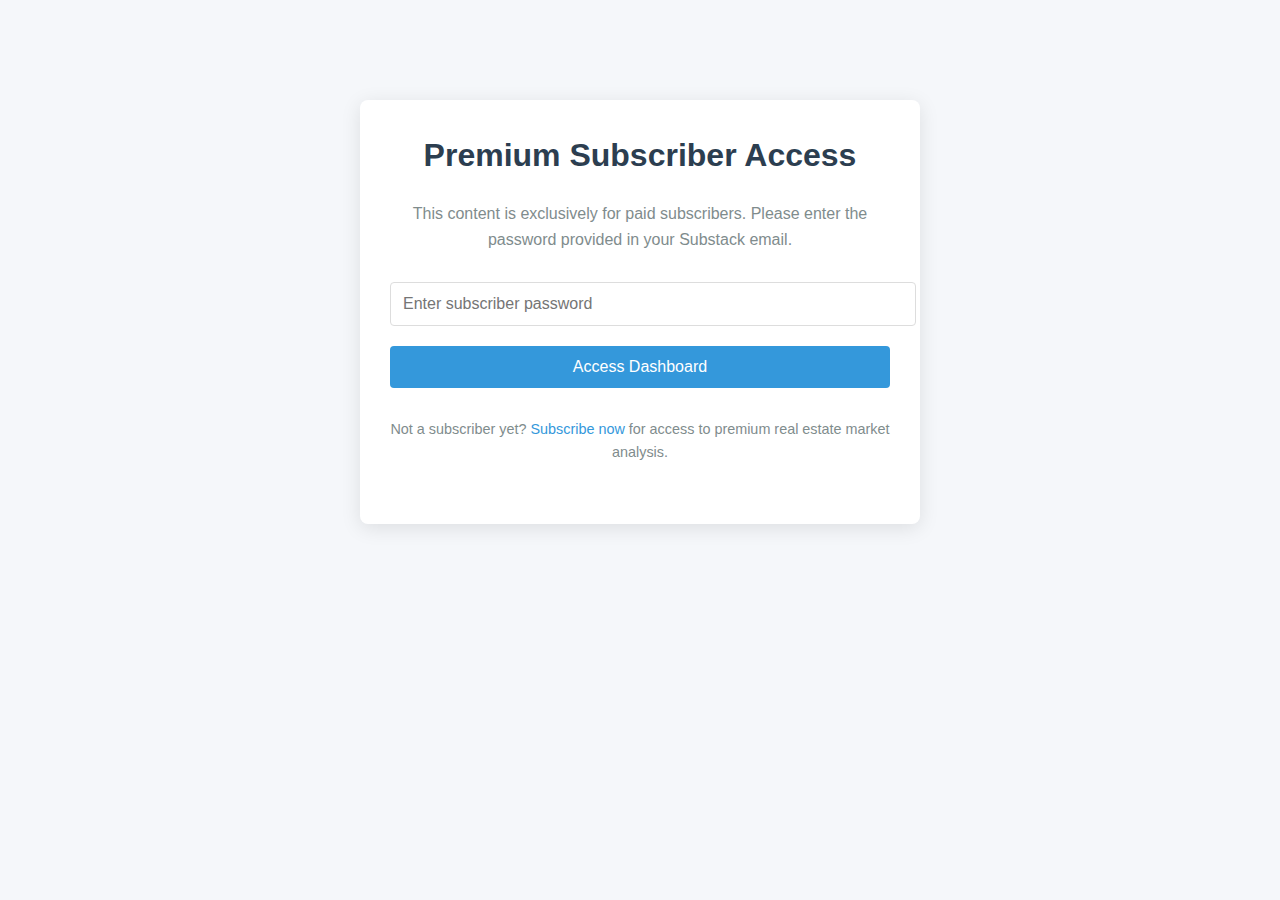
<file: index.html>
<!DOCTYPE html>
<html lang="en">
<head>
    <meta charset="UTF-8">
    <meta name="viewport" content="width=device-width, initial-scale=1.0">
    <title>2025 Real Estate Risk Dashboard</title>
    <link rel="stylesheet" href="https://cdnjs.cloudflare.com/ajax/libs/font-awesome/6.0.0-beta3/css/all.min.css">
    <style>
        body {
            font-family: 'Segoe UI', Tahoma, Geneva, Verdana, sans-serif;
            line-height: 1.6;
            color: #333;
            margin: 0;
            padding: 0;
            background-color: #f5f7fa;
        }
        
        .container {
            max-width: 1200px;
            margin: 0 auto;
            padding: 20px;
        }
        
        header {
            background-color: #fff;
            padding: 20px;
            border-radius: 8px;
            box-shadow: 0 2px 10px rgba(0, 0, 0, 0.05);
            margin-bottom: 30px;
            border-bottom: 3px solid #2c3e50;
        }
        
        h1 {
            color: #2c3e50;
            margin: 0;
            font-size: 2rem;
        }
        
        .subtitle {
            color: #7f8c8d;
            margin-top: 10px;
            font-size: 1.1rem;
        }
        
        nav {
            background-color: #fff;
            padding: 15px 20px;
            border-radius: 8px;
            box-shadow: 0 2px 10px rgba(0, 0, 0, 0.05);
            margin-bottom: 30px;
        }
        
        nav ul {
            display: flex;
            list-style: none;
            padding: 0;
            margin: 0;
        }
        
        nav ul li {
            margin-right: 25px;
        }
        
        nav ul li a {
            text-decoration: none;
            color: #34495e;
            font-weight: 500;
            font-size: 1rem;
            position: relative;
            padding-bottom: 5px;
        }
        
        nav ul li a:hover {
            color: #3498db;
        }
        
        nav ul li a::after {
            content: '';
            position: absolute;
            width: 0;
            height: 2px;
            bottom: 0;
            left: 0;
            background-color: #3498db;
            transition: width 0.3s;
        }
        
        nav ul li a:hover::after {
            width: 100%;
        }
        
        .visualization {
            background-color: #fff;
            margin-bottom: 40px;
            border-radius: 8px;
            overflow: hidden;
            box-shadow: 0 2px 15px rgba(0, 0, 0, 0.05);
        }
        
        .viz-header {
            padding: 15px 20px;
            border-bottom: 1px solid #eee;
            background-color: #f8f9fa;
            display: flex;
            align-items: center;
            justify-content: space-between;
        }
        
        .viz-title {
            margin: 0;
            color: #2c3e50;
            font-size: 1.3rem;
        }
        
        .viz-desc {
            color: #7f8c8d;
            margin: 5px 0 0 0;
            font-size: 0.9rem;
        }
        
        .viz-content {
            padding: 20px;
            min-height: 400px;
        }
        
        footer {
            text-align: center;
            padding: 20px;
            margin-top: 50px;
            color: #7f8c8d;
            font-size: 0.9rem;
        }
        
        .login-container {
            max-width: 500px;
            margin: 100px auto;
            padding: 30px;
            background-color: #fff;
            border-radius: 8px;
            box-shadow: 0 4px 20px rgba(0, 0, 0, 0.1);
            text-align: center;
        }
        
        .login-container h1 {
            margin-bottom: 20px;
        }
        
        .login-container p {
            margin-bottom: 30px;
            color: #7f8c8d;
        }
        
        .login-form input {
            width: 100%;
            padding: 12px;
            margin-bottom: 20px;
            border: 1px solid #ddd;
            border-radius: 4px;
            font-size: 1rem;
        }
        
        .login-form button {
            width: 100%;
            padding: 12px;
            background-color: #3498db;
            color: white;
            border: none;
            border-radius: 4px;
            font-size: 1rem;
            cursor: pointer;
            transition: background-color 0.3s;
        }
        
        .login-form button:hover {
            background-color: #2980b9;
        }
        
        .subscribe-prompt {
            margin-top: 30px;
            font-size: 0.9rem;
        }
        
        .subscribe-prompt a {
            color: #3498db;
            text-decoration: none;
            font-weight: 500;
        }
        
        .premium-badge {
            display: inline-block;
            background-color: #f39c12;
            color: white;
            padding: 5px 10px;
            border-radius: 4px;
            font-size: 0.8rem;
            font-weight: 500;
            margin-left: 10px;
            vertical-align: middle;
        }
        
        .report-container {
            background-color: #fff;
            padding: 30px;
            border-radius: 8px;
            box-shadow: 0 2px 15px rgba(0, 0, 0, 0.05);
            line-height: 1.8;
        }
        
        .report-container h1, .report-container h2, .report-container h3 {
            color: #2c3e50;
        }
        
        .report-container p {
            margin-bottom: 20px;
        }
        
        .report-container ul {
            margin-bottom: 20px;
        }
        
        .logout-btn {
            cursor: pointer;
            color: #34495e;
            font-weight: 500;
            display: flex;
            align-items: center;
        }
        
        .logout-btn i {
            margin-right: 5px;
        }
        
        .logout-btn:hover {
            color: #e74c3c;
        }
        
        /* Hide all content initially until authentication */
        .content-container {
            display: none;
        }
        
        /* Chart specific styles */
        .chart-container {
            position: relative;
            width: 100%;
            height: 500px;
            background-color: #f8f9fa;
            border: 1px solid #ddd;
            border-radius: 8px;
            overflow: hidden;
        }
        
        .legend {
            display: flex;
            justify-content: space-between;
            margin-bottom: 20px;
        }
        
        .legend-item {
            display: flex;
            align-items: center;
        }
        
        .legend-color {
            width: 16px;
            height: 16px;
            border-radius: 50%;
            margin-right: 8px;
        }
        
        /* Risk heatmap specific styles */
        table.heatmap {
            width: 100%;
            border-collapse: collapse;
            margin: 20px 0;
        }
        
        table.heatmap th, table.heatmap td {
            padding: 12px;
            text-align: center;
            border: 1px solid #ddd;
        }
        
        table.heatmap th {
            background-color: #f8f9fa;
            font-weight: 600;
        }
        
        table.heatmap tr:nth-child(even) {
            background-color: #f8f9fa;
        }
        
        table.heatmap td.metro {
            text-align: left;
            font-weight: 500;
        }
        
        /* Risk level colors */
        .risk-critical {
            background-color: #b71c1c;
            color: white;
        }
        
        .risk-high {
            background-color: #e53935;
            color: white;
        }
        
        .risk-moderate {
            background-color: #fb8c00;
            color: white;
        }
        
        .risk-low {
            background-color: #fdd835;
        }
        
        .risk-minimal {
            background-color: #43a047;
            color: white;
        }
        
        /* Reality Gap chart specific styles */
        .bar-container {
            height: 30px;
            background-color: #f0f0f0;
            border-radius: 4px;
            margin: 8px 0;
            position: relative;
        }
        
        .bar {
            height: 100%;
            border-radius: 4px;
            position: absolute;
            left: 0;
            top: 0;
        }
        
        .bar-label {
            position: absolute;
            right: 10px;
            top: 50%;
            transform: translateY(-50%);
            font-weight: 500;
            font-size: 0.9rem;
        }
        
        /* Executive dashboard specific styles */
        .dashboard-grid {
            display: grid;
            grid-template-columns: 1fr;
            gap: 20px;
        }
        
        @media (min-width: 768px) {
            .dashboard-grid {
                grid-template-columns: 1fr 1fr;
            }
        }
        
        .dashboard-card {
            background-color: #fff;
            border-radius: 8px;
            border: 1px solid #e0e0e0;
            padding: 16px;
        }
        
        .dashboard-card h3 {
            margin-top: 0;
            border-bottom: 1px solid #eee;
            padding-bottom: 10px;
            font-size: 1.1rem;
        }
        
        .tag {
            display: inline-block;
            padding: 3px 8px;
            border-radius: 4px;
            font-size: 0.8rem;
            font-weight: 500;
            color: white;
            margin-right: 5px;
            margin-bottom: 5px;
        }
    </style>
</head>
<body>
    <!-- Login Screen -->
    <div class="login-container" id="login-screen">
        <h1>Premium Subscriber Access</h1>
        <p>This content is exclusively for paid subscribers. Please enter the password provided in your Substack email.</p>
        
        <form id="login-form" class="login-form">
            <input type="password" id="password" placeholder="Enter subscriber password">
            <button type="submit">Access Dashboard</button>
        </form>
        
        <p class="subscribe-prompt">Not a subscriber yet? <a href="YOUR_SUBSTACK_URL">Subscribe now</a> for access to premium real estate market analysis.</p>
    </div>
    
    <!-- Main Content (hidden until authenticated) -->
    <div class="content-container" id="content">
        <header>
            <div class="container">
                <h1>Beyond the Headlines: The Hidden Risk Metrics Reshaping Regional Real Estate in 2025 <span class="premium-badge">PREMIUM</span></h1>
                <p class="subtitle">An exclusive analysis of market vulnerabilities, opportunities, and actionable insights for real estate investors</p>
            </div>
        </header>
        
        <nav>
            <div class="container">
                <ul>
                    <li><a href="#dashboard" class="active">Dashboard</a></li>
                    <li><a href="#report">Full Report</a></li>
                    <li><a href="#methodology">Methodology</a></li>
                    <li style="margin-left: auto;"><span class="logout-btn" id="logout-btn"><i class="fas fa-sign-out-alt"></i> Logout</span></li>
                </ul>
            </div>
        </nav>
        
        <div class="container" id="dashboard">
            <section>
                <!-- Executive Dashboard -->
                <div class="visualization">
                    <div class="viz-header">
                        <div>
                            <h2 class="viz-title">Executive Dashboard</h2>
                            <p class="viz-desc">Comprehensive summary of market risks, opportunities, and key metrics to watch</p>
                        </div>
                    </div>
                    <div class="viz-content">
                        <div class="dashboard-grid">
                            <!-- Market Risk Tiers -->
                            <div class="dashboard-card">
                                <h3>Market Risk Tiers</h3>
                                <div>
                                    <div style="margin-bottom: 15px;">
                                        <span class="tag risk-high">High Risk</span>
                                        <p style="margin: 5px 0 0 0; font-size: 0.9rem;">Los Angeles, Austin, San Francisco</p>
                                        <p style="margin: 2px 0 0 0; font-size: 0.8rem; color: #666;">6-10% correction potential in next 12-18 months</p>
                                    </div>
                                    
                                    <div style="margin-bottom: 15px;">
                                        <span class="tag risk-moderate">Moderate Risk</span>
                                        <p style="margin: 5px 0 0 0; font-size: 0.9rem;">Denver, Dallas, Miami, New York, Atlanta, Boston</p>
                                        <p style="margin: 2px 0 0 0; font-size: 0.8rem; color: #666;">Flat to moderate growth with neighborhood variation</p>
                                    </div>
                                    
                                    <div>
                                        <span class="tag risk-minimal">Low Risk</span>
                                        <p style="margin: 5px 0 0 0; font-size: 0.9rem;">Chicago</p>
                                        <p style="margin: 2px 0 0 0; font-size: 0.8rem; color: #666;">Steady 3-5% annual appreciation likely</p>
                                    </div>
                                </div>
                            </div>
                            
                            <!-- Critical Warning Signals -->
                            <div class="dashboard-card" style="background-color: #fff5f5; border-color: #fed7d7;">
                                <h3 style="color: #c53030;">Critical Warning Signals</h3>
                                <div>
                                    <div style="margin-bottom: 12px;">
                                        <p style="margin: 0; font-weight: 600; color: #c53030;">Extreme Reality Gap</p>
                                        <p style="margin: 3px 0 0 0; font-size: 0.9rem;">Austin (15%), Los Angeles (14%), San Francisco (13%)</p>
                                        <p style="margin: 2px 0 0 0; font-size: 0.8rem; color: #666;">Action: Negotiate aggressively or delay acquisitions</p>
                                    </div>
                                    
                                    <div style="margin-bottom: 12px;">
                                        <p style="margin: 0; font-weight: 600; color: #c53030;">Insurance Premium Spike</p>
                                        <p style="margin: 3px 0 0 0; font-size: 0.9rem;">San Francisco (13.5%), Los Angeles (12.0%), Austin (10.5%)</p>
                                        <p style="margin: 2px 0 0 0; font-size: 0.8rem; color: #666;">Action: Factor in 5-year total cost of ownership</p>
                                    </div>
                                    
                                    <div>
                                        <p style="margin: 0; font-weight: 600; color: #c53030;">Market Liquidity Deterioration</p>
                                        <p style="margin: 3px 0 0 0; font-size: 0.9rem;">Austin (100/100), Boston (72/100), Dallas (66/100)</p>
                                        <p style="margin: 2px 0 0 0; font-size: 0.8rem; color: #666;">Action: Plan for longer hold periods</p>
                                    </div>
                                </div>
                            </div>
                            
                            <!-- Undervalued Opportunity Markets -->
                            <div class="dashboard-card" style="background-color: #f0fff4; border-color: #c6f6d5;">
                                <h3 style="color: #2f855a;">Undervalued Opportunity Markets</h3>
                                <div>
                                    <div style="margin-bottom: 12px;">
                                        <div style="display: flex; justify-content: space-between; align-items: center;">
                                            <p style="margin: 0; font-weight: 600; color: #2f855a;">Chicago, IL</p>
                                            <span style="font-size: 0.8rem; padding: 2px 6px; background-color: #c6f6d5; color: #2f855a; border-radius: 4px;">Risk Score: 29/100</span>
                                        </div>
                                        <p style="margin: 5px 0 0 0; font-size: 0.9rem;">Lowest climate risk exposure (19/100) with steady job growth</p>
                                    </div>
                                    
                                    <div style="margin-bottom: 12px;">
                                        <div style="display: flex; justify-content: space-between; align-items: center;">
                                            <p style="margin: 0; font-weight: 600; color: #2f855a;">Atlanta, GA</p>
                                            <span style="font-size: 0.8rem; padding: 2px 6px; background-color: #c6f6d5; color: #2f855a; border-radius: 4px;">Risk Score: 36/100</span>
                                        </div>
                                        <p style="margin: 5px 0 0 0; font-size: 0.9rem;">Exceptional cost trajectory stability (10/100)</p>
                                    </div>
                                    
                                    <div>
                                        <div style="display: flex; justify-content: space-between; align-items: center;">
                                            <p style="margin: 0; font-weight: 600; color: #2f855a;">Boston, MA</p>
                                            <span style="font-size: 0.8rem; padding: 2px 6px; background-color: #c6f6d5; color: #2f855a; border-radius: 4px;">Risk Score: 35/100</span>
                                        </div>
                                        <p style="margin: 5px 0 0 0; font-size: 0.9rem;">Best-in-class cost trajectory risk (0/100)</p>
                                    </div>
                                </div>
                            </div>
                            
                            <!-- Q2 2025 Metrics to Watch -->
                            <div class="dashboard-card">
                                <h3>Q2 2025 Metrics to Watch</h3>
                                <div>
                                    <div style="margin-bottom: 12px;">
                                        <p style="margin: 0; font-weight: 600;">Interest Rate Changes</p>
                                        <div style="display: flex; margin-top: 5px;">
                                            <span style="font-size: 0.8rem; padding: 2px 6px; background-color: #fed7d7; color: #c53030; border-radius: 4px; margin-right: 10px;">Warning: 50+ bp increase</span>
                                            <span style="font-size: 0.8rem; padding: 2px 6px; background-color: #c6f6d5; color: #2f855a; border-radius: 4px;">Opportunity: 25+ bp decrease</span>
                                        </div>
                                    </div>
                                    
                                    <div style="margin-bottom: 12px;">
                                        <p style="margin: 0; font-weight: 600;">New Construction Pipeline</p>
                                        <div style="display: flex; margin-top: 5px;">
                                            <span style="font-size: 0.8rem; padding: 2px 6px; background-color: #fed7d7; color: #c53030; border-radius: 4px; margin-right: 10px;">Warning: 10%+ YoY increase</span>
                                            <span style="font-size: 0.8rem; padding: 2px 6px; background-color: #c6f6d5; color: #2f855a; border-radius: 4px;">Opportunity: 10%+ YoY decrease</span>
                                        </div>
                                    </div>
                                    
                                    <div>
                                        <p style="margin: 0; font-weight: 600;">Days-on-Market Trend</p>
                                        <div style="display: flex; margin-top: 5px;">
                                            <span style="font-size: 0.8rem; padding: 2px 6px; background-color: #fed7d7; color: #c53030; border-radius: 4px; margin-right: 10px;">Warning: 15%+ increase</span>
                                            <span style="font-size: 0.8rem; padding: 2px 6px; background-color: #c6f6d5; color: #2f855a; border-radius: 4px;">Opportunity: 15%+ decrease</span>
                                        </div>
                                    </div>
                                </div>
                            </div>
                        </div>
                    </div>
                </div>
                
                <!-- 2025 Housing Market Risk Quadrant -->
                <div class="visualization">
                    <div class="viz-header">
                        <div>
                            <h2 class="viz-title">2025 Housing Market Risk Quadrant</h2>
                            <p class="viz-desc">Plotting current risk against risk momentum reveals markets poised for potential correction</p>
                        </div>
                    </div>
                    <div class="viz-content">
                        <div class="legend">
                            <div class="legend-item">
                                <div class="legend-color" style="background-color: #d32f2f;"></div>
                                <span style="font-size: 0.875rem;">High Risk</span>
                            </div>
                            <div class="legend-item">
                                <div class="legend-color" style="background-color: #f57c00;"></div>
                                <span style="font-size: 0.875rem;">Moderate Risk</span>
                            </div>
                            <div class="legend-item">
                                <div class="legend-color" style="background-color: #388e3c;"></div>
                                <span style="font-size: 0.875rem;">Low Risk</span>
                            </div>
                        </div>
                        
                        <div class="chart-container">
                            <svg width="100%" height="100%" viewBox="0 0 800 600">
                                <!-- Background grid -->
                                <g fill="none" stroke="#e0e0e0" stroke-width="1">
                                    <line x1="0" y1="0" x2="800" y2="0" />
                                    <line x1="0" y1="150" x2="800" y2="150" />
                                    <line x1="0" y1="300" x2="800" y2="300" />
                                    <line x1="0" y1="450" x2="800" y2="450" />
                                    <line x1="0" y1="600" x2="800" y2="600" />
                                    
                                    <line x1="0" y1="0" x2="0" y2="600" />
                                    <line x1="200" y1="0" x2="200" y2="600" />
                                    <line x1="400" y1="0" x2="400" y2="600" />
                                    <line x1="600" y1="0" x2="600" y2="600" />
                                    <line x1="800" y1="0" x2="800" y2="600" />
                                </g>
                                
                                <!-- Quadrant dividers -->
                                <line x1="400" y1="0" x2="400" y2="600" stroke="#666" stroke-width="2" stroke-dasharray="5,5" />
                                <line x1="0" y1="300" x2="800" y2="300" stroke="#666" stroke-width="2" stroke-dasharray="5,5" />
                                
                                <!-- Quadrant labels -->
                                <text x="600" y="100" fill="#666" font-size="14">High Risk & Accelerating</text>
                                <text x="200" y="100" fill="#666" font-size="14">Watch List - Emerging Risk</text>
                                <text x="600" y="500" fill="#666" font-size="14">High Risk & Stable</text>
                                <text x="200" y="500" fill="#666" font-size="14">Relative Stability</text>
                                
                                <!-- Axis labels -->
                                <text x="400" y="580" fill="#666" font-size="14" text-anchor="middle">Current Risk (0-100)</text>
                                <text x="30" y="300" fill="#666" font-size="14" transform="rotate(-90,30,300)" text-anchor="middle">Risk Momentum (0-100)</text>
                                
                                <!-- Data points -->
                                <!-- Atlanta: 36, 10, Moderate -->
                                <circle cx="288" cy="540" r="20" fill="#f57c00">
                                    <title>Atlanta, GA
Risk Score: 36/100
Risk Momentum: 10/100
Category: Moderate
Quadrant: Relative Stability</title>
                                </circle>
                                <text x="288" y="545" font-size="10" text-anchor="middle" fill="white">ATL</text>
                                
                                <!-- Austin: 66, 69, High -->
                                <circle cx="528" cy="186" r="30" fill="#d32f2f">
                                    <title>Austin, TX
Risk Score: 66/100
Risk Momentum: 69/100
Category: High
Quadrant: High Risk & Accelerating</title>
                                </circle>
                                <text x="528" y="190" font-size="10" text-anchor="middle" fill="white">AUS</text>
                                
                                <!-- Boston: 35, 0, Moderate -->
                                <circle cx="280" cy="600" r="18" fill="#f57c00">
                                    <title>Boston, MA
Risk Score: 35/100
Risk Momentum: 0/100
Category: Moderate
Quadrant: Relative Stability</title>
                                </circle>
                                <text x="280" y="604" font-size="10" text-anchor="middle" fill="white">BOS</text>
                                
                                <!-- Chicago: 29, 23, Low -->
                                <circle cx="232" cy="462" r="16" fill="#388e3c">
                                    <title>Chicago, IL
Risk Score: 29/100
Risk Momentum: 23/100
Category: Low
Quadrant: Relative Stability</title>
                                </circle>
                                <text x="232" y="466" font-size="10" text-anchor="middle" fill="white">CHI</text>
                                
                                <!-- Dallas: 44, 41, Moderate -->
                                <circle cx="352" cy="354" r="22" fill="#f57c00">
                                    <title>Dallas, TX
Risk Score: 44/100
Risk Momentum: 41/100
Category: Moderate
Quadrant: Watch List - Emerging Risk</title>
                                </circle>
                                <text x="352" y="358" font-size="10" text-anchor="middle" fill="white">DAL</text>
                                
                                <!-- Denver: 46, 50, Moderate -->
                                <circle cx="368" cy="300" r="24" fill="#f57c00">
                                    <title>Denver, CO
Risk Score: 46/100
Risk Momentum: 50/100
Category: Moderate
Quadrant: Watch List - Emerging Risk</title>
                                </circle>
                                <text x="368" y="304" font-size="10" text-anchor="middle" fill="white">DEN</text>
                                
                                <!-- Los Angeles: 67, 84, High -->
                                <circle cx="536" cy="96" r="32" fill="#d32f2f">
                                    <title>Los Angeles, CA
Risk Score: 67/100
Risk Momentum: 84/100
Category: High
Quadrant: High Risk & Accelerating</title>
                                </circle>
                                <text x="536" y="100" font-size="10" text-anchor="middle" fill="white">LA</text>
                                
                                <!-- Miami: 41, 27, Moderate -->
                                <circle cx="328" cy="438" r="20" fill="#f57c00">
                                    <title>Miami, FL
Risk Score: 41/100
Risk Momentum: 27/100
Category: Moderate
Quadrant: Relative Stability</title>
                                </circle>
                                <text x="328" y="442" font-size="10" text-anchor="middle" fill="white">MIA</text>
                                
                                <!-- New York: 37, 10, Moderate -->
                                <circle cx="296" cy="540" r="18" fill="#f57c00">
                                    <title>New York, NY
Risk Score: 37/100
Risk Momentum: 10/100
Category: Moderate
Quadrant: Relative Stability</title>
                                </circle>
                                <text x="296" y="544" font-size="10"
</file>
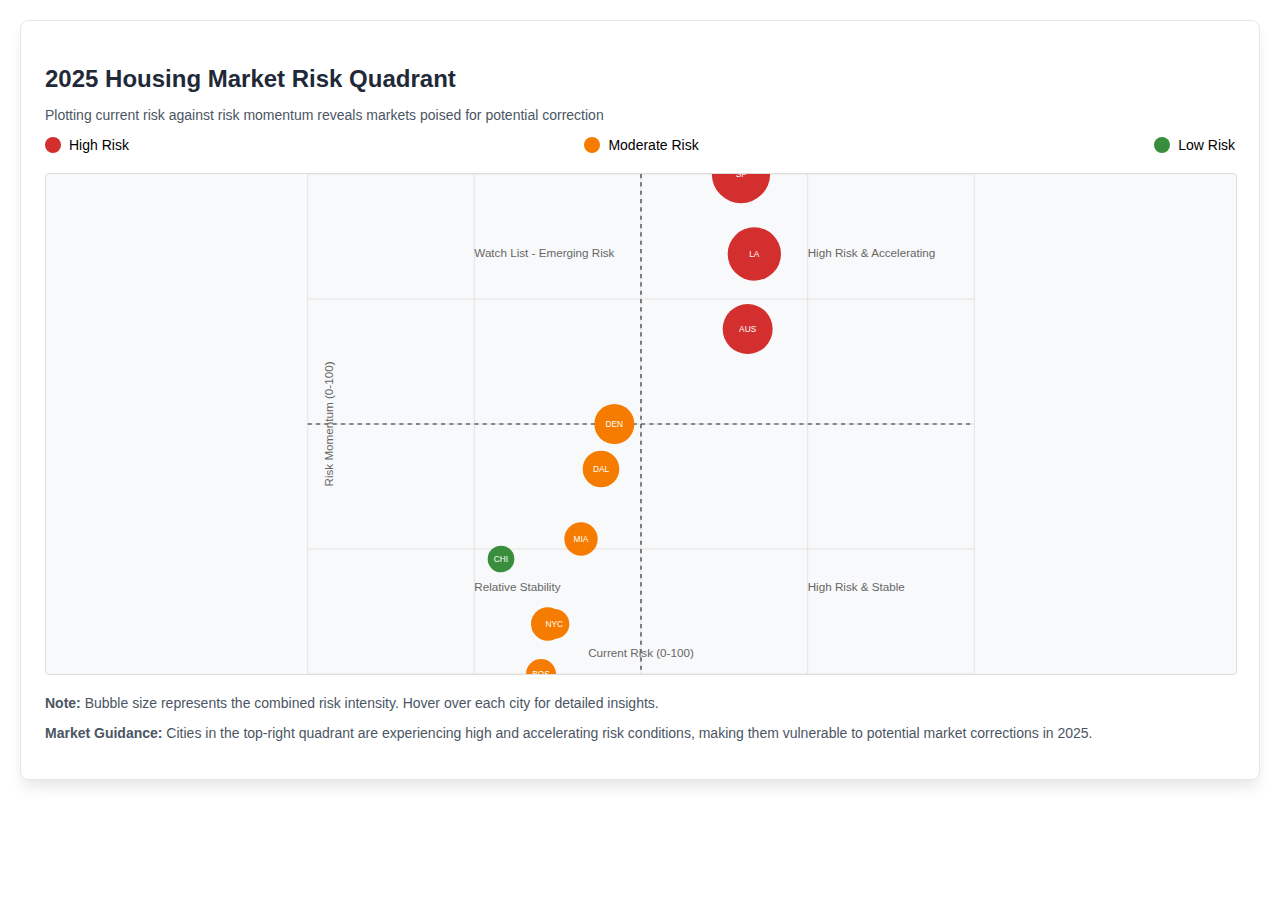
<file: risk-quadrant.html>
<!DOCTYPE html>
<html lang="en">
<head>
    <meta charset="UTF-8">
    <meta name="viewport" content="width=device-width, initial-scale=1.0">
    <title>Risk Quadrant Chart</title>
    <style>
        body { 
            margin: 0; 
            padding: 0; 
            height: 100vh; 
            font-family: Arial, sans-serif;
        }
        .container {
            padding: 24px;
            background-color: white;
            border-radius: 8px;
            box-shadow: 0 10px 15px -3px rgba(0, 0, 0, 0.1);
            border: 1px solid #e5e7eb;
            margin: 20px;
        }
        h2 {
            font-size: 1.5rem;
            font-weight: bold;
            margin-bottom: 4px;
            color: #1f2937;
        }
        p {
            font-size: 0.875rem;
            color: #4b5563;
        }
        .chart {
            position: relative;
            margin: 20px 0;
            border: 1px solid #ddd;
            border-radius: 4px;
            height: 500px;
            width: 100%;
            background-color: #f8f9fa;
        }
        .legend {
            display: flex;
            justify-content: space-between;
            margin-bottom: 20px;
        }
        .legend-item {
            display: flex;
            align-items: center;
        }
        .legend-color {
            width: 16px;
            height: 16px;
            border-radius: 50%;
            margin-right: 8px;
        }
    </style>
</head>
<body>
    <div class="container">
        <h2>2025 Housing Market Risk Quadrant</h2>
        <p>Plotting current risk against risk momentum reveals markets poised for potential correction</p>
        
        <div class="legend">
            <div class="legend-item">
                <div class="legend-color" style="background-color: #d32f2f;"></div>
                <span style="font-size: 0.875rem;">High Risk</span>
            </div>
            <div class="legend-item">
                <div class="legend-color" style="background-color: #f57c00;"></div>
                <span style="font-size: 0.875rem;">Moderate Risk</span>
            </div>
            <div class="legend-item">
                <div class="legend-color" style="background-color: #388e3c;"></div>
                <span style="font-size: 0.875rem;">Low Risk</span>
            </div>
        </div>
        
        <div class="chart">
            <svg width="100%" height="100%" viewBox="0 0 800 600">
                <!-- Background grid -->
                <g fill="none" stroke="#e0e0e0" stroke-width="1">
                    <line x1="0" y1="0" x2="800" y2="0" />
                    <line x1="0" y1="150" x2="800" y2="150" />
                    <line x1="0" y1="300" x2="800" y2="300" />
                    <line x1="0" y1="450" x2="800" y2="450" />
                    <line x1="0" y1="600" x2="800" y2="600" />
                    
                    <line x1="0" y1="0" x2="0" y2="600" />
                    <line x1="200" y1="0" x2="200" y2="600" />
                    <line x1="400" y1="0" x2="400" y2="600" />
                    <line x1="600" y1="0" x2="600" y2="600" />
                    <line x1="800" y1="0" x2="800" y2="600" />
                </g>
                
                <!-- Quadrant dividers -->
                <line x1="400" y1="0" x2="400" y2="600" stroke="#666" stroke-width="2" stroke-dasharray="5,5" />
                <line x1="0" y1="300" x2="800" y2="300" stroke="#666" stroke-width="2" stroke-dasharray="5,5" />
                
                <!-- Quadrant labels -->
                <text x="600" y="100" fill="#666" font-size="14">High Risk & Accelerating</text>
                <text x="200" y="100" fill="#666" font-size="14">Watch List - Emerging Risk</text>
                <text x="600" y="500" fill="#666" font-size="14">High Risk & Stable</text>
                <text x="200" y="500" fill="#666" font-size="14">Relative Stability</text>
                
                <!-- Axis labels -->
                <text x="400" y="580" fill="#666" font-size="14" text-anchor="middle">Current Risk (0-100)</text>
                <text x="30" y="300" fill="#666" font-size="14" transform="rotate(-90,30,300)" text-anchor="middle">Risk Momentum (0-100)</text>
                
                <!-- Data points -->
                <!-- Atlanta: 36, 10, Moderate -->
                <circle cx="288" cy="540" r="20" fill="#f57c00">
                    <title>Atlanta, GA
Risk Score: 36/100
Risk Momentum: 10/100
Category: Moderate
Quadrant: Relative Stability</title>
                </circle>
                <text x="288" y="545" font-size="10" text-anchor="middle" fill="white">ATL</text>
                
                <!-- Austin: 66, 69, High -->
                <circle cx="528" cy="186" r="30" fill="#d32f2f">
                    <title>Austin, TX
Risk Score: 66/100
Risk Momentum: 69/100
Category: High
Quadrant: High Risk & Accelerating</title>
                </circle>
                <text x="528" y="190" font-size="10" text-anchor="middle" fill="white">AUS</text>
                
                <!-- Boston: 35, 0, Moderate -->
                <circle cx="280" cy="600" r="18" fill="#f57c00">
                    <title>Boston, MA
Risk Score: 35/100
Risk Momentum: 0/100
Category: Moderate
Quadrant: Relative Stability</title>
                </circle>
                <text x="280" y="604" font-size="10" text-anchor="middle" fill="white">BOS</text>
                
                <!-- Chicago: 29, 23, Low -->
                <circle cx="232" cy="462" r="16" fill="#388e3c">
                    <title>Chicago, IL
Risk Score: 29/100
Risk Momentum: 23/100
Category: Low
Quadrant: Relative Stability</title>
                </circle>
                <text x="232" y="466" font-size="10" text-anchor="middle" fill="white">CHI</text>
                
                <!-- Dallas: 44, 41, Moderate -->
                <circle cx="352" cy="354" r="22" fill="#f57c00">
                    <title>Dallas, TX
Risk Score: 44/100
Risk Momentum: 41/100
Category: Moderate
Quadrant: Watch List - Emerging Risk</title>
                </circle>
                <text x="352" y="358" font-size="10" text-anchor="middle" fill="white">DAL</text>
                
                <!-- Denver: 46, 50, Moderate -->
                <circle cx="368" cy="300" r="24" fill="#f57c00">
                    <title>Denver, CO
Risk Score: 46/100
Risk Momentum: 50/100
Category: Moderate
Quadrant: Watch List - Emerging Risk</title>
                </circle>
                <text x="368" y="304" font-size="10" text-anchor="middle" fill="white">DEN</text>
                
                <!-- Los Angeles: 67, 84, High -->
                <circle cx="536" cy="96" r="32" fill="#d32f2f">
                    <title>Los Angeles, CA
Risk Score: 67/100
Risk Momentum: 84/100
Category: High
Quadrant: High Risk & Accelerating</title>
                </circle>
                <text x="536" y="100" font-size="10" text-anchor="middle" fill="white">LA</text>
                
                <!-- Miami: 41, 27, Moderate -->
                <circle cx="328" cy="438" r="20" fill="#f57c00">
                    <title>Miami, FL
Risk Score: 41/100
Risk Momentum: 27/100
Category: Moderate
Quadrant: Relative Stability</title>
                </circle>
                <text x="328" y="442" font-size="10" text-anchor="middle" fill="white">MIA</text>
                
                <!-- New York: 37, 10, Moderate -->
                <circle cx="296" cy="540" r="18" fill="#f57c00">
                    <title>New York, NY
Risk Score: 37/100
Risk Momentum: 10/100
Category: Moderate
Quadrant: Relative Stability</title>
                </circle>
                <text x="296" y="544" font-size="10" text-anchor="middle" fill="white">NYC</text>
                
                <!-- San Francisco: 65, 100, High -->
                <circle cx="520" cy="0" r="35" fill="#d32f2f">
                    <title>San Francisco, CA
Risk Score: 65/100
Risk Momentum: 100/100
Category: High
Quadrant: High Risk & Accelerating</title>
                </circle>
                <text x="520" y="4" font-size="10" text-anchor="middle" fill="white">SF</text>
            </svg>
        </div>
        
        <div>
            <p><strong>Note:</strong> Bubble size represents the combined risk intensity. Hover over each city for detailed insights.</p>
            <p style="margin-top: 8px;"><strong>Market Guidance:</strong> Cities in the top-right quadrant are experiencing high and accelerating risk conditions, making them vulnerable to potential market corrections in 2025.</p>
        </div>
    </div>
</body>
</html>
</file>
